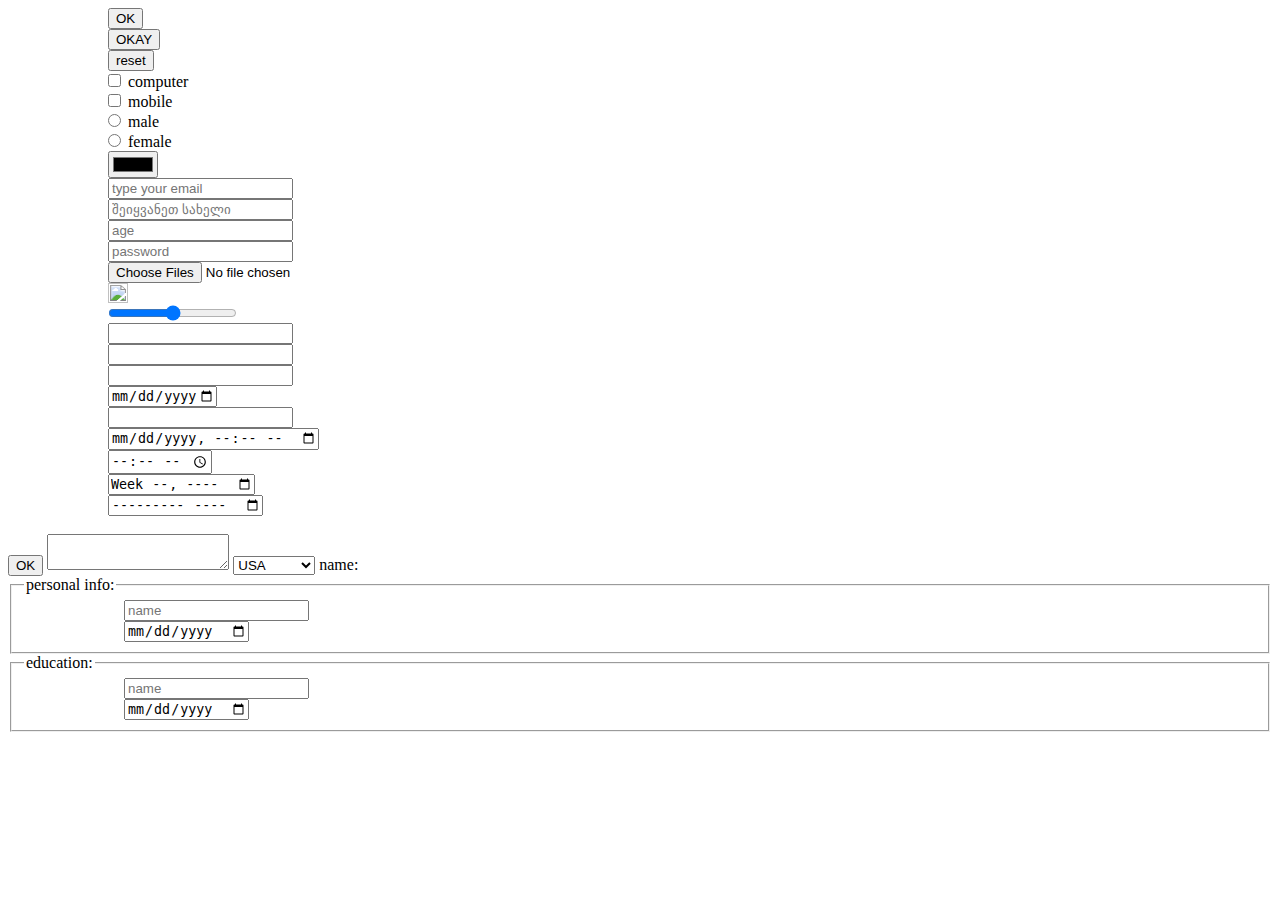
<file: index.html>
<html>

<head>
    <title>My First Site</title>
    <style>
        input {
            margin-left: 100px;
        }
    </style>
</head>

<body>

    <form>
        <input type="button" value="OK"><br>
        <input type="submit" value="OKAY"><br>
        <input type="reset" value="reset"><br>
        <input type="checkbox" value="computer" name="device"> computer <br>
        <input type="checkbox" value="mobile" name="device"> mobile <br>
        <input type="radio" value="male" name="one"> male <br>
        <input type="radio" value="female" name="one"> female <br>
        <input type="color"><br>
        <input type="email" placeholder="type your email"><br>
        <input type="text" placeholder="შეიყვანეთ სახელი"><br>
        <input type="number" placeholder="age" step="3"><br>
        <input type="password" placeholder="password"><br>
        <input type="file" multiple><br>
        <input type="image"
            src="https://png.pngtree.com/png-vector/20221212/ourmid/pngtree-red-arrow-sign-clipart-png-image_6520593.png"
            width="20px"><br>
        <input type="range"><br>
        <input type="tel"><br>
        <input type="search"><br>
        <input type="url"><br>
        <input type="date" max="2024-05-23" min="2000-10-31"><br>
        <input type="datetime"><br>
        <input type="datetime-local"><br>
        <input type="time"><br>
        <input type="week"><br>
        <input type="month"><br>
        <input type="hidden"><br>

        <button type="menu"> OK </button>

        <textarea>

        </textarea>

        <select name="numbers">
            <optgroup label="numb">
                <option value="+995">georgia</option>
                <option value="+1" selected> USA </option>
            </optgroup>
        </select>

        <label>name: </label>

        <fieldset>
            <legend> personal info: </legend>
            <input type="text" placeholder="name"><br>
            <input type="date">
        </fieldset>
        <fieldset>
            <legend> education: </legend>
            <input type="text" placeholder="name"><br>
            <input type="date">
        </fieldset>


    </form>

</body>

</html>
</file>
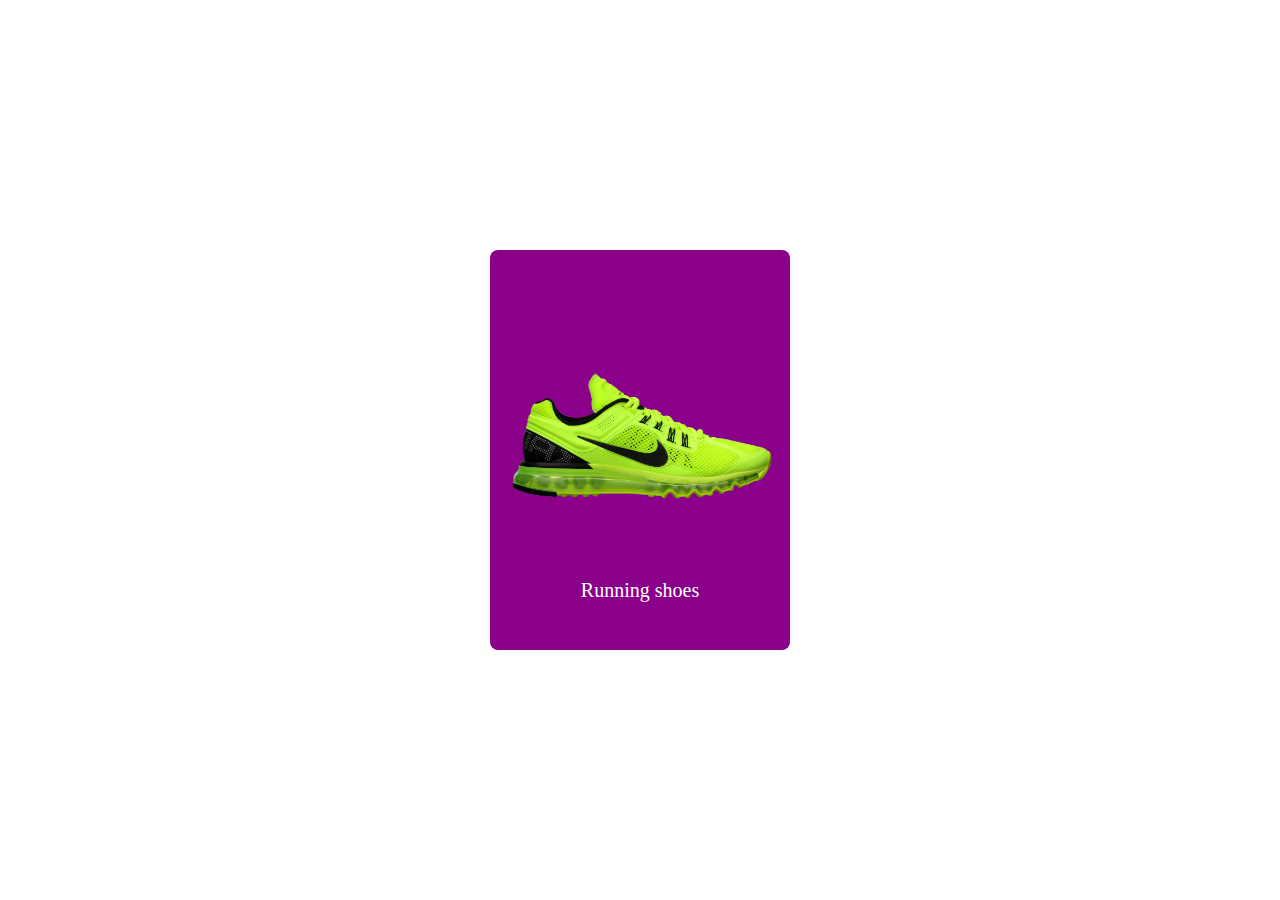
<file: animation.html>
<!DOCTYPE html>
<html lang="en">

<head>
    <meta charset="UTF-8">
    <meta name="viewport" content="width=device-width, initial-scale=1.0">
    <title>Document</title>
    <link href="https://cdn.jsdelivr.net/npm/bootstrap@5.3.6/dist/css/bootstrap.min.css" rel="stylesheet"
        integrity="sha384-4Q6Gf2aSP4eDXB8Miphtr37CMZZQ5oXLH2yaXMJ2w8e2ZtHTl7GptT4jmndRuHDT" crossorigin="anonymous">



    <style>
        * {
            padding: 0;
            margin: 0;
            box-sizing: border-box;
            text-decoration: none;
        }

        .nike {
            display: flex;
            justify-content: center;
            align-items: center;
            height: 100vh;
        }

        .card {
            width: 300px;
            height: 400px;
            display: flex;
            justify-content: center;
            align-items: center;
            flex-direction: column;
            background: darkmagenta;
            padding: 16px;
            border-radius: 8px;
            transform: translate(0);
            animation-name: first;
            animation-duration: 2s;
        }

        .card-image img {
            width: 100%;
            transition: transform 0.3s ease;
        }

        .card-title {
            text-align: center;
            color: #ffff;
            font-weight: 400;
            font-size: 1.25rem;
            margin-top: 8px;
        }

        .card-content {
            position: absolute;
            left: 20px;
            top: 175px;
            color: #ffff;
            text-align: center;
            font-size: 0.78rem;
            opacity: 0;
            transition: opacity 0.3s ease;

        }

        .card:hover .card-image img {
            transform: translate(-90px, -100px) scale(1.5) rotate(-20deg);
        }

        .card:hover .card-content {
            opacity: 1;
        }

        @keyframes first {
            from{
                transform: translate(-1000px);
                background-color: #8035f0;
            }
            to{
                transform: translate(0);
                background-color: darkmagenta;
            }
        }
    </style>
</head>

<body>

    <div class="nike">
        <div class="card">
            <div class="card-image">
                <img src="./assets/nike.png" alt="green sport shoes">
                <h3 class="card-title">Running shoes</h3>
            </div>
            <div class="card-content">
                Lorem ipsum dolor sit amet consectetur adipisicing elit.
                Tenetur est, explicabo harum minima molestias similique corrupti?
            </div>
        </div>
    </div>
</body>

</html>
</file>
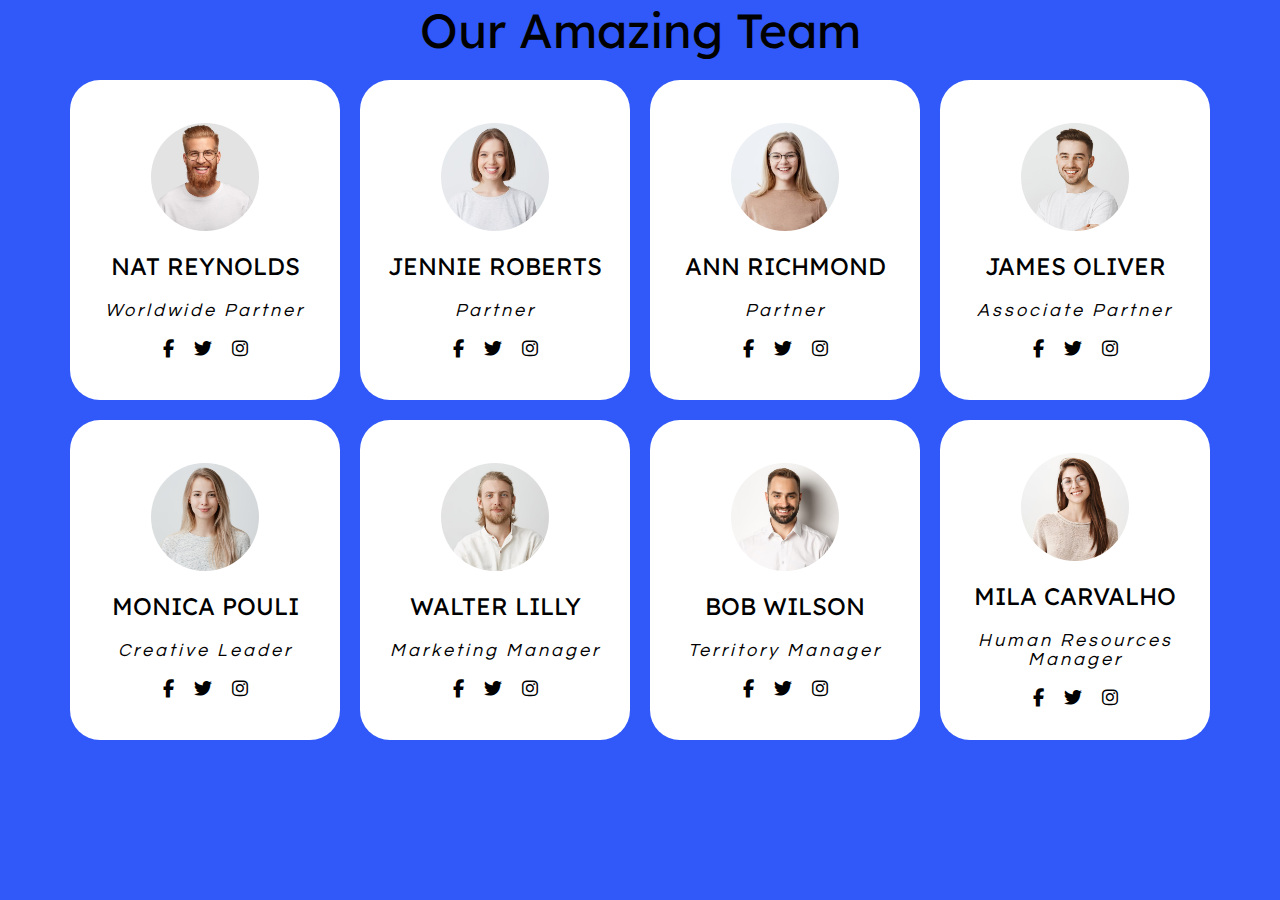
<file: anime.html>
<!DOCTYPE html>
<html lang="en">

<head>
    <meta charset="UTF-8">
    <meta name="viewport" content="width=device-width, initial-scale=1.0">
    <title>Document</title>
    <link rel="stylesheet" href="https://cdnjs.cloudflare.com/ajax/libs/font-awesome/6.7.2/css/all.min.css"
        integrity="sha512-Evv84Mr4kqVGRNSgIGL/F/aIDqQb7xQ2vcrdIwxfjThSH8CSR7PBEakCr51Ck+w+/U6swU2Im1vVX0SVk9ABhg=="
        crossorigin="anonymous" referrerpolicy="no-referrer" />
    <link rel="stylesheet" href="style/anime.css">
</head>

<body>

    <section>
        <div class="container">
            <div class="title">Our Amazing Team</div>
            <div class="cards">
                <div class="card">
                    <div class="image"></div>
                    <div class="name"> Nat Reynolds</div>
                    <div class="job"> Worldwide Partner</div>

                    <div class="icons">
                        <i class="fa-brands fa-facebook-f"></i>
                        <i class="fa-brands fa-twitter"></i>
                        <i class="fa-brands fa-instagram"></i>
                    </div>
                </div>

                <div class="card">
                    <div class="image"></div>
                    <div class="name"> Jennie Roberts</div>
                    <div class="job">Partner</div>

                    <div class="icons">
                        <i class="fa-brands fa-facebook-f"></i>
                        <i class="fa-brands fa-twitter"></i>
                        <i class="fa-brands fa-instagram"></i>
                    </div>
                </div>

                <div class="card">
                    <div class="image"></div>
                    <div class="name"> Ann Richmond</div>
                    <div class="job"> Partner</div>

                    <div class="icons">
                        <i class="fa-brands fa-facebook-f"></i>
                        <i class="fa-brands fa-twitter"></i>
                        <i class="fa-brands fa-instagram"></i>
                    </div>
                </div>

                <div class="card">
                    <div class="image"></div>
                    <div class="name"> James Oliver </div>
                    <div class="job"> Associate Partner </div>

                    <div class="icons">
                        <i class="fa-brands fa-facebook-f"></i>
                        <i class="fa-brands fa-twitter"></i>
                        <i class="fa-brands fa-instagram"></i>
                    </div>
                </div>

                <div class="card">
                    <div class="image"></div>
                    <div class="name"> Monica Pouli </div>
                    <div class="job"> Creative Leader </div>

                    <div class="icons">
                        <i class="fa-brands fa-facebook-f"></i>
                        <i class="fa-brands fa-twitter"></i>
                        <i class="fa-brands fa-instagram"></i>
                    </div>
                </div>

                <div class="card">
                    <div class="image"></div>
                    <div class="name"> Walter Lilly</div>
                    <div class="job"> Marketing Manager </div>

                    <div class="icons">
                        <i class="fa-brands fa-facebook-f"></i>
                        <i class="fa-brands fa-twitter"></i>
                        <i class="fa-brands fa-instagram"></i>
                    </div>
                </div>

                <div class="card">
                    <div class="image"></div>
                    <div class="name"> Bob Wilson</div>
                    <div class="job"> Territory Manager</div>

                    <div class="icons">
                        <i class="fa-brands fa-facebook-f"></i>
                        <i class="fa-brands fa-twitter"></i>
                        <i class="fa-brands fa-instagram"></i>
                    </div>
                </div>

                <div class="card">
                    <div class="image"></div>
                    <div class="name"> Mila Carvalho</div>
                    <div class="job"> Human Resources Manager</div>

                    <div class="icons">
                        <i class="fa-brands fa-facebook-f"></i>
                        <i class="fa-brands fa-twitter"></i>
                        <i class="fa-brands fa-instagram"></i>
                    </div>
                </div>

            </div>

        </div>
    </section>

</body>

</html>
</file>
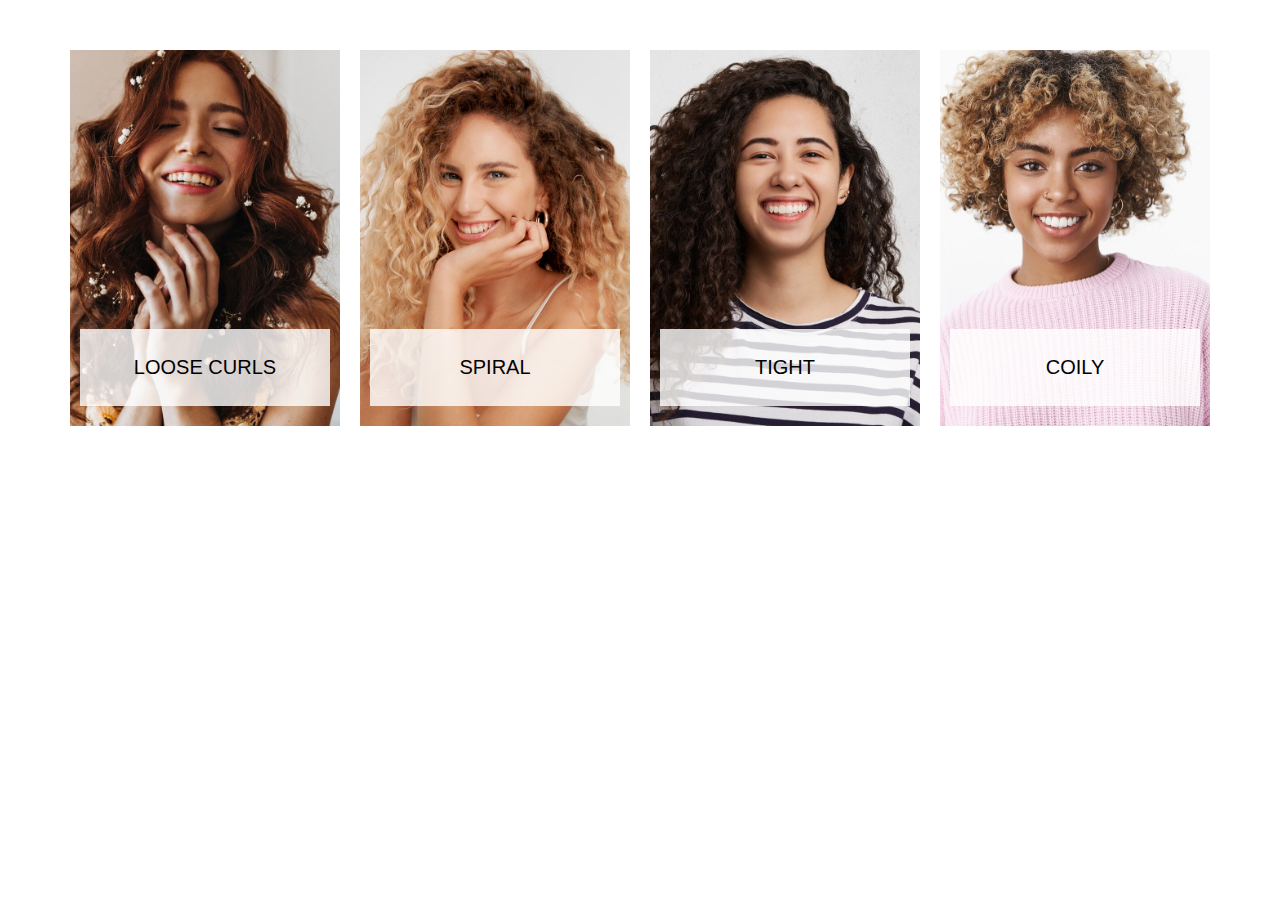
<file: layout.html>
<!DOCTYPE html>
<html lang="en">

<head>
    <meta charset="UTF-8">
    <meta name="viewport" content="width=device-width, initial-scale=1.0">
    <title>Document</title>

    <style>
        * {
            margin: 0;
            padding: 0;
            text-decoration: none;
            box-sizing: border-box;
        }

        .container {
            width: 100%;
            height: auto;
            padding: 50px 0;
            background-color: white;
            display: flex;
            justify-content: center;
            align-items: center;
        }


        .inner {
            display: flex;
            flex-direction: row;
            gap: 20px;
        }


        .item {
            width: 270px;
            height: 376px;
            position: relative;

            background-size: cover;
            background-repeat: no-repeat;
            background-position: center;
        }


        .item:nth-child(1) {
            background-image: url(./assets/adorable-woman-with-flowers-wavy.jpg);
        }

        .item:nth-child(2) {
            background-image: url(./assets/hair-2.jpg);
        }

        .item:nth-child(3) {
            background-image: url(./assets/hair-3.jpg);
        }

        .item:nth-child(4) {
            background-image: url(./assets/hair-4.jpg);
        }

        .title {
            text-transform: uppercase;
            font-family: Arial, Helvetica, sans-serif;
            position: absolute;
            bottom: 20px;
            left: 10px;
            height: 77px;
            font-size: 20px;

            display: flex;
            justify-content: center;
            align-items: center;

            width: calc(100% - 20px);
            background-color: rgba(255, 255, 255, 0.8);

        }

        @media (min-width: 960px) and (max-width: 1200px) {
            .inner{
                flex-wrap: wrap;
                width: calc(460px * 2 + 20px);
            }

            .item{
                width: 460px;
            }

        }

         @media (min-width: 500px) and (max-width: 960px) {
            .inner{
                flex-wrap: wrap;
                width: calc(460px);
            }

            .item{
                width: 460px;
            }

        }

        @media (min-width: 0px) and (max-width: 500px) {
            .inner{
                flex-wrap: wrap;
                width: calc(270px);
            }

            .item{
                width: 270px;
            }

        }
    </style>

</head>

<body>

    <div class="container">
        <div class="inner">
            <div class="item">
                <div class="title">
                    Loose Curls
                </div>
            </div>

            <div class="item">
                <div class="title">
                    Spiral
                </div>
            </div>

            <div class="item">
                <div class="title">
                    Tight
                </div>
            </div>

            <div class="item">
                <div class="title">
                    Coily
                </div>
            </div>

        </div>
    </div>


</body>

</html>
</file>
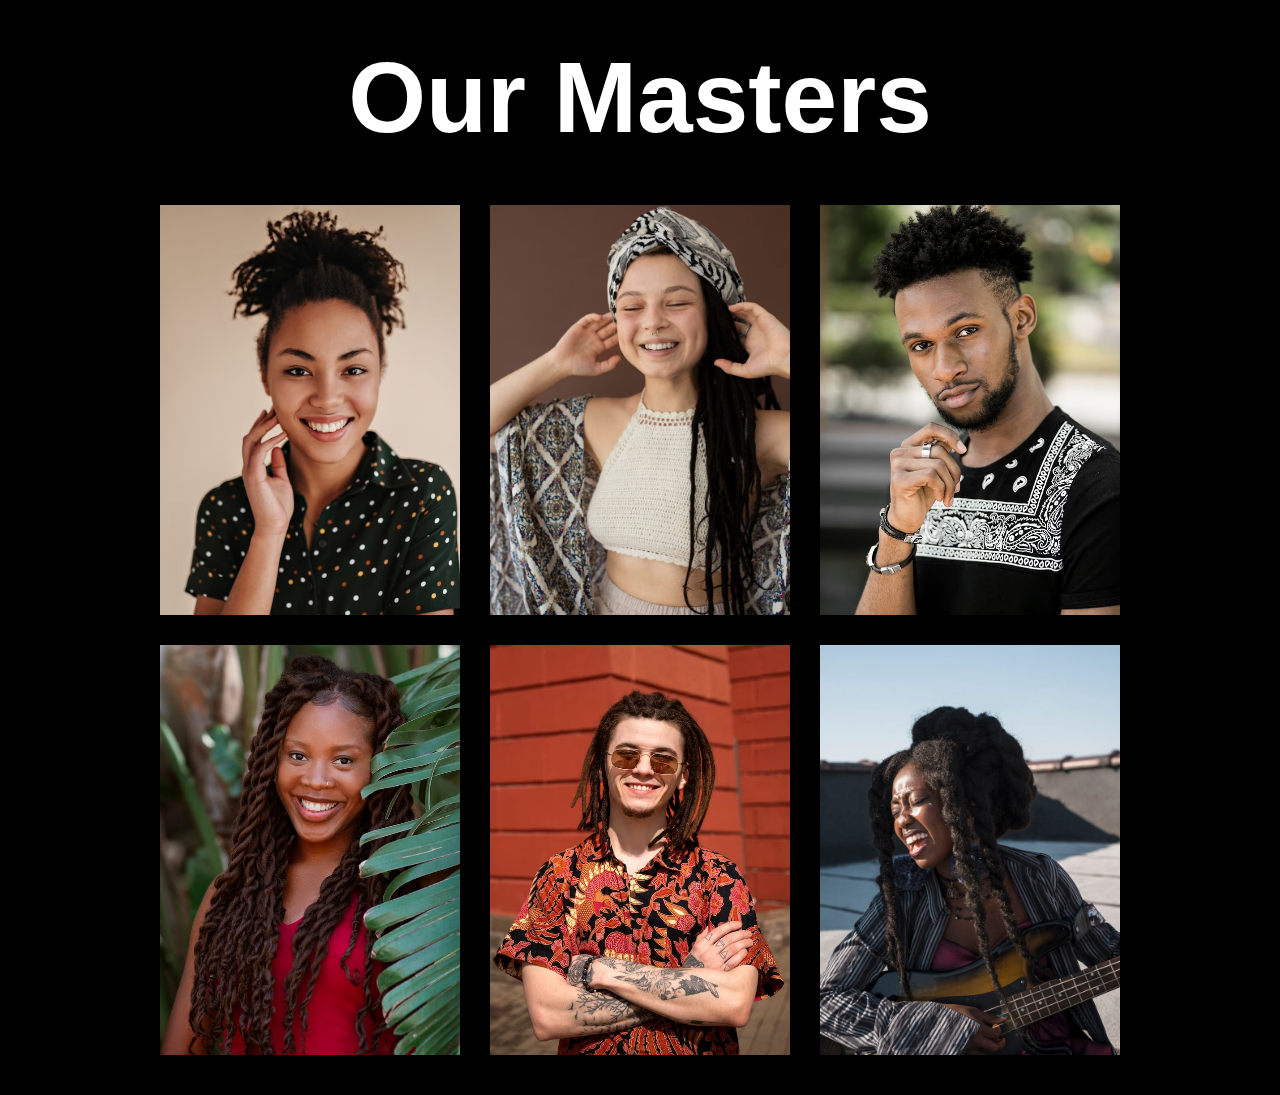
<file: masters.html>
<!DOCTYPE html>
<html lang="en">

<head>
    <meta charset="UTF-8">
    <meta name="viewport" content="width=device-width, initial-scale=1.0">
    <title>Document</title>

    <style>
        * {
            margin: 0;
            padding: 0;
            text-decoration: none;
            box-sizing: border-box;
        }

        .container {
            background-color: black;
            width: 100%;
            height: auto;

            display: flex;
            justify-content: center;
            align-items: center;
            padding: 40px 0;
            flex-direction: column;
            gap: 50px;

        }

        .inner {
            width: calc(300px * 3 + 30px * 2);
            height: 100%;

            display: flex;
            justify-content: center;
            align-items: center;
            flex-wrap: wrap;
            gap: 30px;
        }

        .item {
            width: 300px;
            height: 410px;
            background-size: cover;
            background-position: center;
        }

        .item:nth-child(1) {
            background-image: url(./assets/dark/1.jpg);
        }

        .item:nth-child(2) {
            background-image: url(./assets/dark/2.jpg);
        }

        .item:nth-child(3) {
            background-image: url(./assets/dark/3.jpg);
        }

        .item:nth-child(4) {
            background-image: url(./assets/dark/4.jpg);
        }

        .item:nth-child(5) {
            background-image: url(./assets/dark/5.jpg);
        }

        .item:nth-child(6) {
            background-image: url(./assets/dark/weeer.jpg);
        }

        .title {
            font-size: 100px;
            color: white;
            font-family: 'Segoe UI', Tahoma, Geneva, Verdana, sans-serif;
            font-weight: 900;
        }

        @media (min-width: 700px) and (max-width: 1050px) {
            .inner {
                width: calc(300px * 2 + 30px * 1);

            }
        }

        @media (min-width: 0px) and (max-width: 700px) {
            .inner {
                width: calc(300px);
            }

            .title {
                font-size: 50px;
            }
        }
    </style>






</head>

<body>



    <div class="container">

        <div class="title">
            Our Masters

        </div>
        <div class="inner">
            <div class="item"></div>
            <div class="item"></div>
            <div class="item"></div>
            <div class="item"></div>
            <div class="item"></div>
            <div class="item"></div>



        </div>

    </div>
</body>

</html>
</file>
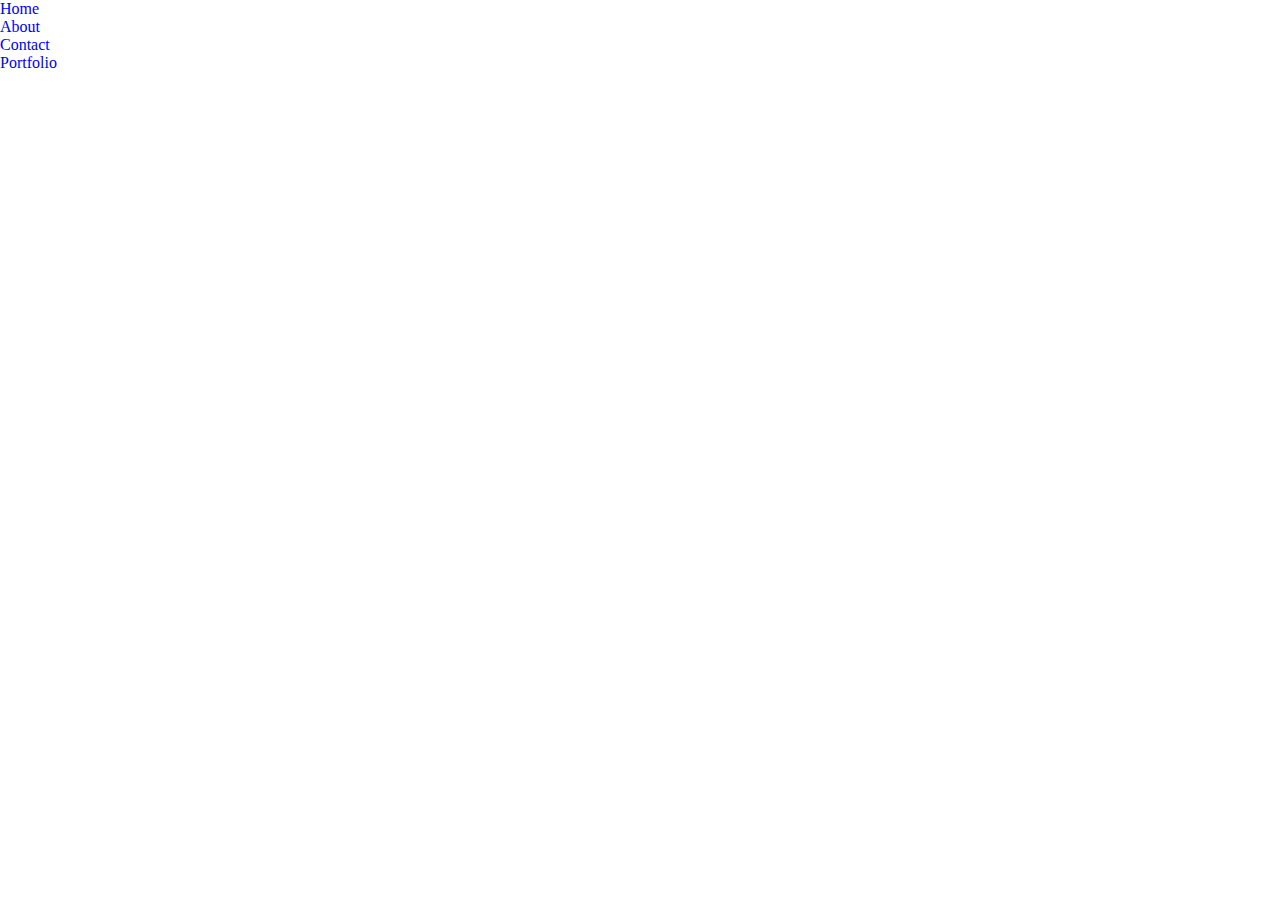
<file: portfolio.html>
<!DOCTYPE html>
<html lang="en">

<head>
    <meta charset="UTF-8">
    <meta name="viewport" content="width=device-width, initial-scale=1.0">
    <title>Document</title>
    <link rel="stylesheet" href="style/style.css">
</head>

<body>
    <ul>
        <li> <a href="index.html"> Home </a> </li>
        <li> <a href="about.html"> About </a> </li>
        <li> <a href="contact.html"> Contact </a> </li>
        <li> <a href="portfolio.html"> Portfolio </a> </li>
    </ul>
</body>

</html>
</file>
<file: style/anime.css>
@import url("https://fonts.googleapis.com/css2?family=Lexend:wght@100..900&family=Questrial&display=swap");

:root {
  --bgcolor: #3158f8;
  --cardcolor: white;
  --card-width: 270px;
  --gap: 20px;
  --main-font: "Lexend", sans-serif;
  --second-font: "Questrial", sans-serif;
}

* {
  margin: 0;
  padding: 0;
  text-decoration: none;
  box-sizing: border-box;
  font-size: 18px;
}
body {
  background-color: var(--bgcolor);
}
section {
  width: 100%;
}

section .container {
  width: 100%;
  display: flex;
  flex-direction: column;
  justify-content: center;
  align-items: center;
  gap: var(--gap);
}

section .title {
  font-size: 48px;
  font-family: var(--main-font);
}

section .cards {
  display: flex;
  flex-direction: row;
  flex-wrap: wrap;
  justify-content: center;
  align-items: center;
  gap: var(--gap);
  width: calc((var(--card-width) * 4) + (3 * var(--gap)));
}

section .card {
  background-color: var(--cardcolor);
  width: var(--card-width);
  height: 320px;
  padding: 30px 0;
  border-radius: 30px;

  display: flex;
  flex-direction: column;
  justify-content: center;
  align-items: center;
  gap: var(--gap);

  animation: cardup 2s ease;
}

.card .image {
  width: 108px;
  height: 108px;
  border-radius: 50%;
  background-color: black;
  background-size: cover;
  background-position: center;
  animation: imager 1s ease-in-out;
  animation-delay: 1s;
}

section .card:nth-child(1) .image {
  background-image: url(./../assets/happy/1.jpg);
}

section .card:nth-child(2) .image {
  background-image: url(./../assets/happy/2.jpg);
}

section .card:nth-child(3) .image {
  background-image: url(./../assets/happy/3.jpg);
}

section .card:nth-child(4) .image {
  background-image: url(./../assets/happy/4.jpg);
}

section .card:nth-child(5) .image {
  background-image: url(./../assets/happy/5.jpg);
}

section .card:nth-child(6) .image {
  background-image: url(./../assets/happy/6.jpg);
}

section .card:nth-child(7) .image {
  background-image: url(./../assets/happy/7.jpg);
}

section .card:nth-child(8) .image {
  background-image: url(./../assets/happy/8.jpg);
}
.card .name {
  font-family: var(--main-font);
  font-size: 24px;
  text-transform: uppercase;
}

.card .job {
  font-family: var(--second-font);
  font-size: 18px;
  font-style: italic;
  letter-spacing: 3px;
  text-align: center;
}

.card .icons {
  display: flex;
  flex-direction: row;
  justify-content: center;
  align-items: center;
  gap: var(--gap);
}

@keyframes cardup {
  0% {
    margin-top: 1000px;
    opacity: 0;
  }

  50% {
    opacity: 0;
  }

  100% {
    margin-top: 0;
    opacity: 1;
  }
}

@keyframes imager {
    0%{
        transform: scale(0);
    }

    100%{
        transform: scale(1);
    }
}
</file>
<file: style/style.css>
@import url("https://fonts.googleapis.com/css2?family=Montserrat:ital,wght@0,100..900;1,100..900&family=Open+Sans:ital,wght@0,300..800;1,300..800&display=swap");

/*
font-family: "Montserrat", sans-serif; 
font-family: "Open Sans", sans-serif;
*/

* {
  margin: 0;
  padding: 0;
  text-decoration: none;
  box-sizing: border-box;
}

.container {
  width: 100%;
  display: flex;
  flex-direction: column;
  justify-content: center;
  align-items: center;
  gap: 25px;
  margin-top: 100px;
}

.container .title {
  font-family: "Montserrat", sans-serif;
  font-size: 48px;
  font-weight: 400;
  text-align: center;
}

.container .desc {
  font-family: "Open Sans", sans-serif;
  font-style: italic;
  width: 850px;
  font-size: 18px;
  text-align: center;
}


.cards {
  display: flex;
  justify-content: center;
  align-items: center;
  flex-direction: column;
  gap: 50px;
}
.cards .card {
  display: flex;
  justify-content: center;
  align-items: center;
  flex-direction: row;
  gap: 50px;
}

.cards .card .image {
  width: 400px;
}

.cards .card .image img {
  width: 100%;
  /* height: 100%; */
}

.card .name {
  font-family: "Montserrat", sans-serif;
  font-size: 22px;
  font-weight: 400;
}

.card .card-desc {
  width: 450px;
  font-size: 16px;
  font-family: "Open Sans", sans-serif;
  line-height: 1.7;
}
.card .button{
  font-family: "Open Sans", sans-serif;
  font-weight: 700;
  background-color: #3151aa;
  padding: 10px 40px;
  color: white;
  border-radius: 40px;
  text-align: center;
  display:inline-block;
}
.card .about{
  display: flex;
  flex-direction: column;
  justify-content: center;
  align-items: flex-start;
  gap: 15px;
}

.card .supplie{
    font-family: "Open Sans", sans-serif;

}

.supplie span{
  margin:0 10px;
}
</file>
